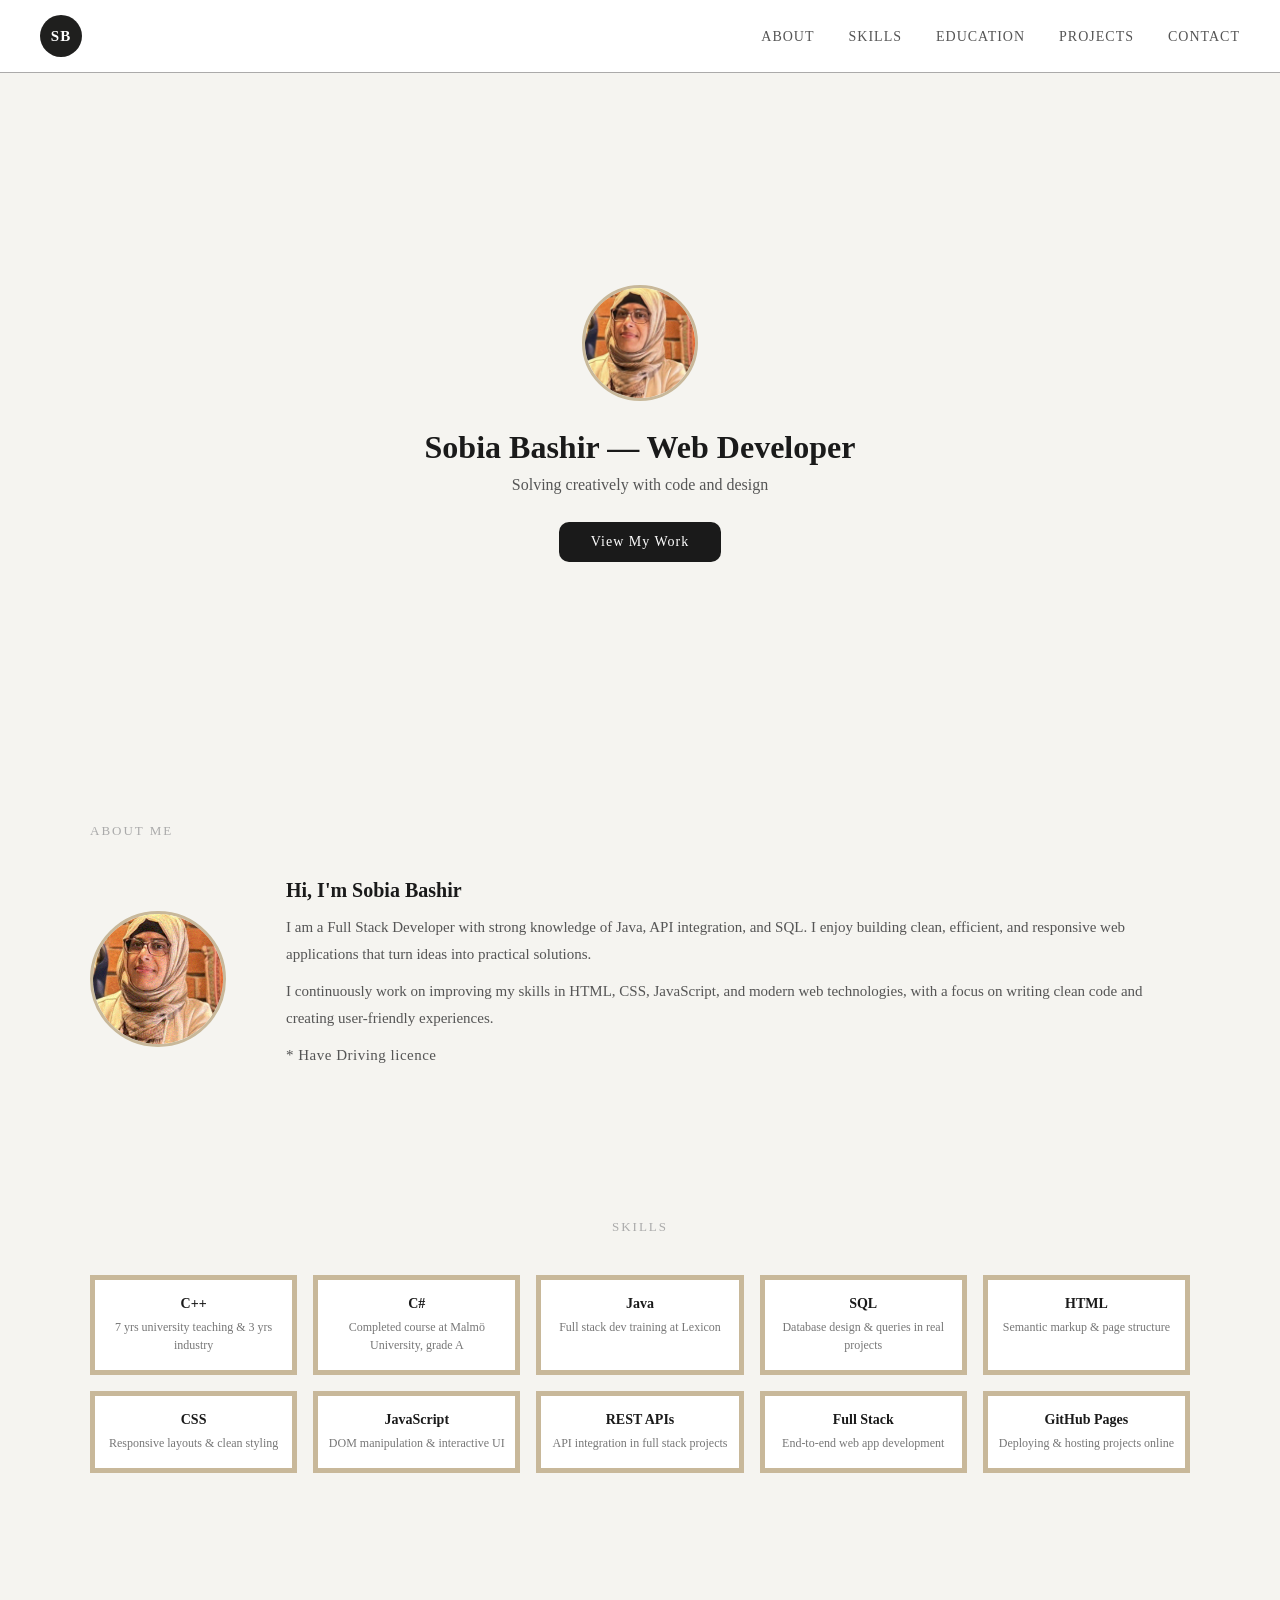
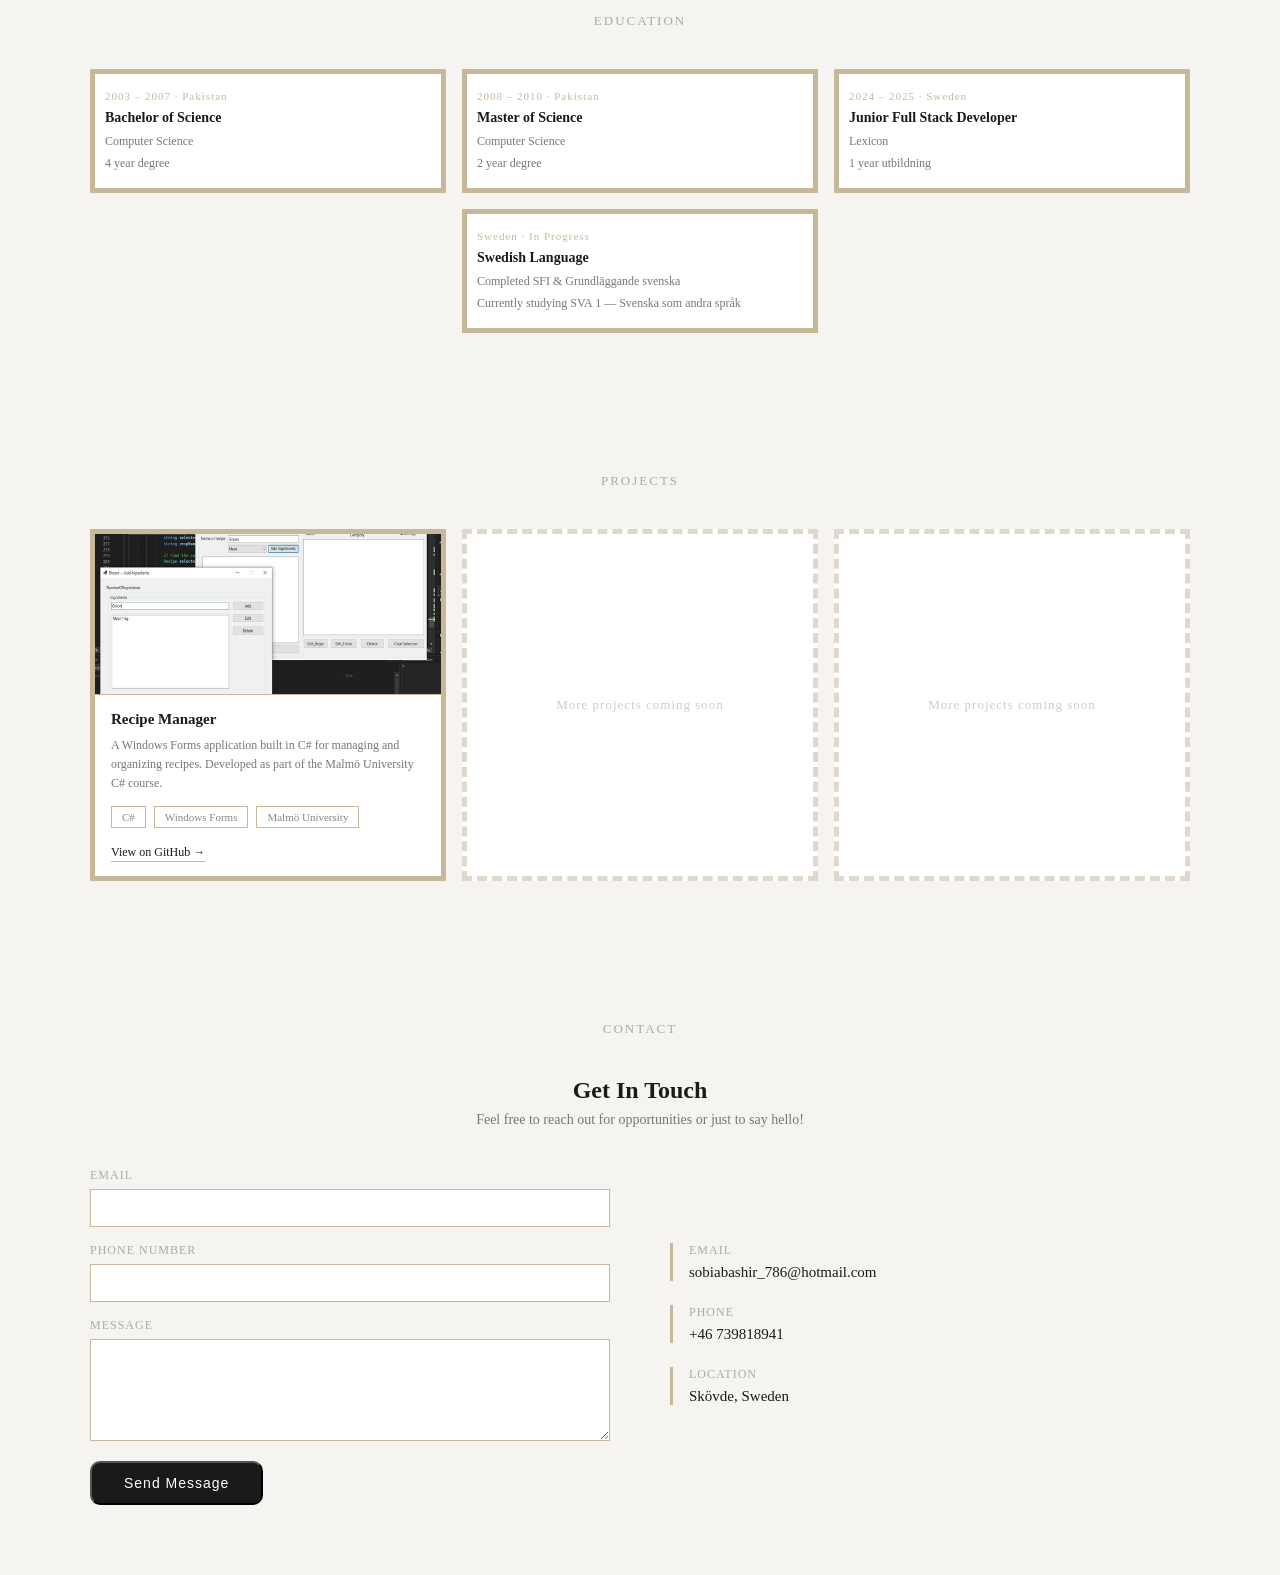
<file: Portfolio/index.html>
<!DOCTYPE html>
<html lang="en">
<head>
  <meta charset="UTF-8" />
  <meta name="viewport" content="width=device-width, initial-scale=1.0" />
  <title>Sobia Bashir</title>
  <link rel="stylesheet" href="stylesheet.css" />
</head>
<body>

  <header class="site-header">
    <div class="nav-container">

     <div class="logo">
     <div class="logo-icon">SB</div>
     </div>

      <nav class="main-nav">
        <a href="#about">About</a>
        <a href="#skills">Skills</a>
        <a href="#education">Education</a>
        <a href="#projects">Projects</a>        
        <a href="#contact">Contact</a>
      </nav>

    </div>
  </header>


  <!-- hero section for portfolio -->
  <section class="hero" id="hero">
  <div class="hero-content">
    <div class="hero-photo">
      <img src="profile_pic.gif" alt="Sobia Bashir" />
    </div>
    <h1>Sobia Bashir — Web Developer</h1>
    <p class="hero-tagline">Solving creatively with code and design</p>
    <a href="#projects" class="btn-primary">View My Work</a>
  </div>
</section>


<!-- work on About section -->
<section class="about" id="about">
  <div class="about-container">

    <p class="section-label">About Me</p>

    <div class="about-content">
      <div class="about-photo">
        <img src="profile_pic.gif" alt="Sobia Bashir" />
      </div>
      <div class="about-text">
        <h3>Hi, I'm Sobia Bashir</h3>
        <p>I am a Full Stack Developer with strong knowledge of Java, 
            API integration, and SQL. I enjoy building clean, efficient,
             and responsive web applications that turn ideas into practical solutions.
        </p>
        <p>I continuously work on improving my skills in HTML, 
            CSS, JavaScript, and modern web technologies, with a focus on writing clean code 
            and creating user-friendly experiences.
        </p>
         <p class="about-extra"> * Have Driving licence</p>
      </div>
    </div>

  </div>
</section>

<!-- Skills Section -->
<section class="skills" id="skills">
  <div class="skills-container">

    <p class="section-label">Skills</p>

    <div class="skills-grid">
      <div class="skill-card">
        <h4>C++</h4>
        <p>7 yrs university teaching & 3 yrs industry</p>
      </div>
      <div class="skill-card">
        <h4>C#</h4>
        <p>Completed course at Malmö University, grade A</p>
      </div>
      <div class="skill-card">
        <h4>Java</h4>
        <p>Full stack dev training at Lexicon</p>
      </div>
      <div class="skill-card">
        <h4>SQL</h4>
        <p>Database design & queries in real projects</p>
      </div>
      <div class="skill-card">
        <h4>HTML</h4>
        <p>Semantic markup & page structure</p>
      </div>
      <div class="skill-card">
        <h4>CSS</h4>
        <p>Responsive layouts & clean styling</p>
      </div>
      <div class="skill-card">
        <h4>JavaScript</h4>
        <p>DOM manipulation & interactive UI</p>
      </div>
      <div class="skill-card">
        <h4>REST APIs</h4>
        <p>API integration in full stack projects</p>
      </div>
      <div class="skill-card">
        <h4>Full Stack</h4>
        <p>End-to-end web app development</p>
      </div>
      <div class="skill-card">
        <h4>GitHub Pages</h4>
        <p>Deploying & hosting projects online</p>
      </div>
    </div>

  </div>
</section>

<!-- Education Section -->
<section class="education" id="education">
  <div class="education-container">

    <p class="section-label">Education</p>

    <div class="education-grid">

      <div class="education-card">
        <p class="edu-date">2003 – 2007 · Pakistan</p>
        <h4>Bachelor of Science</h4>
        <p class="edu-subject">Computer Science</p>
        <p class="edu-note">4 year degree</p>
      </div>

      <div class="education-card">
        <p class="edu-date">2008 – 2010 · Pakistan</p>
        <h4>Master of Science</h4>
        <p class="edu-subject">Computer Science</p>
        <p class="edu-note">2 year degree</p>
      </div>

      <div class="education-card">
        <p class="edu-date">2024 – 2025 · Sweden</p>
        <h4>Junior Full Stack Developer</h4>
        <p class="edu-subject">Lexicon</p>
        <p class="edu-note">1 year utbildning</p>
      </div>

      <div class="education-card edu-center">
        <p class="edu-date">Sweden · In Progress</p>
        <h4>Swedish Language</h4>
        <p class="edu-subject">Completed SFI & Grundläggande svenska</p>
        <p class="edu-note">Currently studying SVA 1 — Svenska som andra språk</p>
      </div>

    </div>
  </div>
</section>
<section class="projects" id="projects">
  <div class="projects-container">

    <p class="section-label">Projects</p>

    <div class="projects-grid">

      <div class="project-card">
        <div class="project-image">
          <img src="images/project-recipe-manager.png" 
               alt="Recipe Manager" />
        </div>
        <div class="project-info">
          <h4>Recipe Manager</h4>
          <p>A Windows Forms application built in C# for managing
          and organizing recipes. Developed as part of the
          Malmö University C# course.</p>
          <div class="project-tags">
            <span class="project-tag">C#</span>
            <span class="project-tag">Windows Forms</span>
            <span class="project-tag">Malmö University</span>
          </div>
          <a href="https://github.com/sobiabashir/C-_Assignments" 
             target="_blank" class="project-link">View on GitHub →</a>
        </div>
      </div>

      <div class="project-card project-empty">
        <p>More projects coming soon</p>
      </div>

      <div class="project-card project-empty">
        <p>More projects coming soon</p>
      </div>

    </div>
  </div>
</section>

<!-- Contact Section -->
<section class="contact" id="contact">
  <div class="contact-container">

    <p class="section-label">Contact</p>
    <h2 class="contact-heading">Get In Touch</h2>
    <p class="contact-subheading">Feel free to reach out for 
    opportunities or just to say hello!</p>

    <div class="contact-grid">

      <!-- Contact Form -->
      <form class="contact-form" 
            action="https://formspree.io/f/mzzpbadg" 
            method="POST">
        <div class="form-group">
          <label>Email</label>
          <input type="email" name="email" 
                 placeholder="  " />
        </div>
        <div class="form-group">
          <label>Phone Number</label>
          <input type="tel" name="phone" 
                 placeholder="     " />
        </div>
        <div class="form-group">
          <label>Message</label>
          <textarea name="message" rows="5" 
                    placeholder="  "></textarea>
        </div>
        <button type="submit" class="btn-primary">Send Message</button>
      </form>

      <!-- Contact Info -->
      <div class="contact-info">
        <div class="contact-item">
          <p class="contact-label">Email</p>
          <p class="contact-value">sobiabashir_786@hotmail.com</p>
        </div>
        <div class="contact-item">
          <p class="contact-label">Phone</p>
          <p class="contact-value">+46 739818941</p>
        </div>
        <div class="contact-item">
          <p class="contact-label">Location</p>
          <p class="contact-value">Skövde, Sweden</p>
        </div>
        <div class="contact-item">
</body>
</html>
</file>
<file: Portfolio/stylesheet.css>
body {
    background-color: #f5f4f0;   
    color: #1a1a1a;              
    font-family: Georgia, serif; 
    font-size: 16px;             
    margin: 0;                   
    padding: 0;                  
}
a {
    text-decoration: none;   
    color: #1a1a1a;         
}
.site-header {
    background-color: #ffffff;       
    border-bottom: 1px solid #abaaaa;
    padding: 15px 40px;               
}
.logo {
    font-size: 20px;      
    font-weight: bold;    
    color: #1a1a1a;       
    display: inline-block;
}
.logo-icon {
  width: 42px;
  height: 42px;
  border-radius: 50%;
  background-color: #1f1f1e;
  display: flex;
  align-items: center;
  justify-content: center;
  font-size: 15px;
  font-weight: bold;
  color: #ffffff;
  letter-spacing: 1px;
  flex-shrink: 0;
}
.main-nav {
    display: inline-block; 
    color:#edd4d4 ;
     
}
.main-nav a {
    font-size: 14px;       
    color: #555555;       
    margin-left: 30px;     
    text-transform: uppercase; 
    letter-spacing: 1px;   
}
/* added this style more left aligned navigation bar */
.nav-container {
  display: flex;
  justify-content: space-between;
  align-items: center;
}
     /* hero section  */
.hero {
  display: flex;
  justify-content: center;
  align-items: center;
  text-align: center;
  padding: 80px 20px 60px;
  min-height: 60vh;
}

.hero-content {
  display: flex;
  flex-direction: column;
  align-items: center;
  gap: 0;
}
.hero-photo {
  width: 110px;
  height: 110px;
  border-radius: 50%;
  overflow: hidden;
  border: 3px solid #c8b89a;
  margin-bottom: 28px;
}

.hero-photo img {
  width: 100%;
  height: 100%;
  object-fit: cover;
}
.hero h1 {
  font-size: 32px;
  font-weight: bold;
  color: #1a1a1a;
  margin: 0 0 10px;
}

.hero-tagline {
  font-size: 16px;
  color: #555555;
  margin: 0 0 28px;
}
.btn-primary {
  display: inline-block;
  padding: 12px 32px;
  background-color: #1a1a1a;
  color: #ffffff;
  font-size: 14px;
  letter-spacing: 1px;
  text-decoration: none;
  border-radius: 10px;
  transition: background-color 0.3s ease;
}

.btn-primary:hover {
  background-color: #444444;
}

/* About section */
.about {
  padding: 70px 80px;
}

.about-container {
  max-width: 1100px;
  margin: 0 auto;
}

.section-label {
  font-size: 13px;
  text-transform: uppercase;
  letter-spacing: 2px;
  color: #aaaaaa;
  margin: 0 0 40px;
  font-weight: normal;
}
.about-content {
  display: flex;
  align-items: center;
  gap: 60px;
}

.about-photo {
  flex-shrink: 0;
  width: 130px;
  height: 130px;
  border-radius: 50%;
  overflow: hidden;
  border: 3px solid #c8b89a;
}

.about-photo img {
  width: 100%;
  height: 100%;
  object-fit: cover;
}
.about-text h3 {
  font-size: 20px;
  font-weight: bold;
  color: #1a1a1a;
  margin: 0 0 12px;
}

.about-text p {
  font-size: 15px;
  color: #555555;
  line-height: 1.8;
  margin: 0 0 10px;
}
.about-extra {
  font-size: 13px;
  color: #aaaaaa;
  margin: 10px 0 0;
  letter-spacing: 0.5px;
}

/* skills section */
.skills {
  padding: 70px 80px;
}

.skills-container {
  max-width: 1100px;
  margin: 0 auto;
  text-align: center;
}

.skills-grid {
  display: grid;
  grid-template-columns: repeat(5, 1fr);
  gap: 16px;
}

.skill-card {
  background-color: #ffffff;
  border: 5px solid #c8b89a;
  padding: 16px 10px;
}

.skill-card h4 {
  font-size: 14px;
  font-weight: bold;
  color: #1a1a1a;
  margin: 0 0 6px;
}

.skill-card p {
  font-size: 12px;
  color: #777777;
  margin: 0;
  line-height: 1.5;
}

.skill-card:hover {
  background-color: #1a1a1a;
  border-color: #1a1a1a;
  transition: all 0.3s ease;
}

.skill-card:hover h4,
.skill-card:hover p {
  color: #ffffff;
}

/* Education Section */
.education {
  padding: 70px 80px;
}

.education-container {
  max-width: 1100px;
  margin: 0 auto;
  text-align: center;
}

.education-grid {
  display: grid;
  grid-template-columns: repeat(3, 1fr);
  gap: 16px;
}

.education-card {
  background-color: #ffffff;
  border: 5px solid #c8b89a;
  padding: 16px 10px;
  text-align: left;
}

.edu-date {
  font-size: 11px;
  letter-spacing: 1px;
  color: #c8b89a;
  margin: 0 0 8px;
}

.education-card h4 {
  font-size: 14px;
  font-weight: bold;
  color: #1a1a1a;
  margin: 0 0 6px;
}

.edu-subject {
  font-size: 12px;
  color: #777777;
  margin: 0 0 4px;
  line-height: 1.5;
}

.edu-note {
  font-size: 12px;
  color: #777777;
  margin: 0;
  line-height: 1.5;
}

.education-card:hover {
  background-color: #1a1a1a;
  border-color: #1a1a1a;
  transition: all 0.3s ease;
}

.education-card:hover h4,
.education-card:hover .edu-date,
.education-card:hover .edu-subject,
.education-card:hover .edu-note {
  color: #ffffff;
}


.edu-center {
  grid-column: 2;
}
/* Projects Section */
.projects {
  padding: 70px 80px;
}

.projects-container {
  max-width: 1100px;
  margin: 0 auto;
  text-align: center;
}

.projects-grid {
  display: grid;
  grid-template-columns: repeat(3, 1fr);
  gap: 16px;
}

.project-card {
  background-color: #ffffff;
  border: 5px solid #c8b89a;
  text-align: left;
}

.project-image {
  height: 160px;
  overflow: hidden;
  border-bottom: 1px solid #c8b89a;
  background-color: #f0ebe3;
}

.project-image img {
  width: 100%;
  height: 100%;
  object-fit: cover;
}

.project-info {
  padding: 16px;
}

.project-info h4 {
  font-size: 15px;
  font-weight: bold;
  color: #1a1a1a;
  margin: 0 0 8px;
}

.project-info p {
  font-size: 12px;
  color: #777777;
  margin: 0 0 12px;
  line-height: 1.6;
}

.project-tags {
  display: flex;
  flex-wrap: wrap;
  gap: 8px;
  margin-bottom: 14px;
}

.project-tag {
  font-size: 11px;
  padding: 4px 10px;
  border: 1px solid #c8b89a;
  color: #888888;
}

.project-link {
  font-size: 12px;
  color: #1a1a1a;
  text-decoration: none;
  border-bottom: 1px solid #c8b89a;
  padding-bottom: 2px;
}

.project-link:hover {
  color: #c8b89a;
}

.project-empty {
  border: 5px dashed #e0d8ce;
  display: flex;
  align-items: center;
  justify-content: center;
  min-height: 300px;
}

.project-empty p {
  font-size: 13px;
  color: #cccccc;
  letter-spacing: 1px;
}
/* Contact Section */
.contact {
  padding: 70px 80px;
}

.contact-container {
  max-width: 1100px;
  margin: 0 auto;
  text-align: center;
}

.contact-heading {
  font-size: 24px;
  font-weight: bold;
  color: #1a1a1a;
  margin: 0 0 8px;
}

.contact-subheading {
  font-size: 14px;
  color: #777777;
  margin: 0 0 40px;
}

.contact-grid {
  display: grid;
  grid-template-columns: 1fr 1fr;
  gap: 60px;
  text-align: left;
}

.form-group {
  margin-bottom: 16px;
}

.form-group label {
  display: block;
  font-size: 12px;
  text-transform: uppercase;
  letter-spacing: 1px;
  color: #aaaaaa;
  margin-bottom: 6px;
}

.form-group input,
.form-group textarea {
  width: 100%;
  padding: 10px 14px;
  border: 1px solid #c8b89a;
  background-color: #ffffff;
  font-family: Georgia, serif;
  font-size: 14px;
  color: #1a1a1a;
  box-sizing: border-box;
  outline: none;
}

.form-group input:focus,
.form-group textarea:focus {
  border-color: #1a1a1a;
}

.form-group textarea {
  resize: vertical;
}

.contact-info {
  display: flex;
  flex-direction: column;
  justify-content: center;
  gap: 24px;
}

.contact-item {
  border-left: 3px solid #c8b89a;
  padding-left: 16px;
}

.contact-label {
  font-size: 12px;
  text-transform: uppercase;
  letter-spacing: 1px;
  color: #aaaaaa;
  margin: 0 0 6px;
}

.contact-value {
  font-size: 15px;
  color: #1a1a1a;
  margin: 0;
}

.contact-link {
  font-size: 15px;
  color: #1a1a1a;
  text-decoration: none;
  border-bottom: 1px solid #c8b89a;
  padding-bottom: 2px;
}

.contact-link:hover {
  color: #c8b89a;
}
</file>
